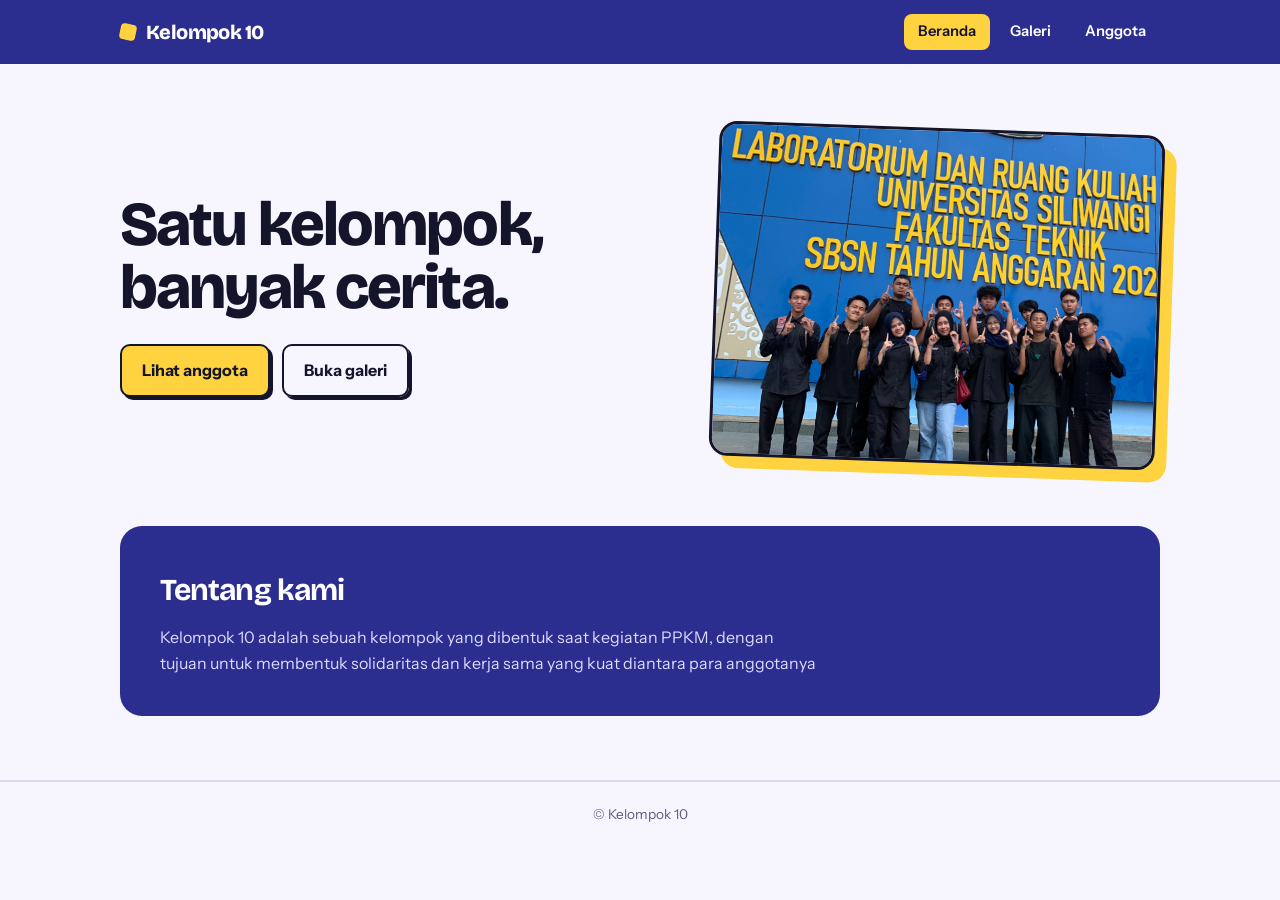
<file: percobaan/index.html>
<!DOCTYPE html><html lang="id"><head><meta charset="utf-8"><meta name="viewport" content="width=device-width,initial-scale=1"><title>Kelompok 10</title><link rel="preconnect" href="https://fonts.googleapis.com"><link href="https://fonts.googleapis.com/css2?family=Bricolage+Grotesque:wght@600;800&family=Instrument+Sans:wght@400;600;700&display=swap" rel="stylesheet"><link rel="stylesheet" href="style.css"></head><body>
<header class="top"><div class="in"><a class="logo" href="index.html">Kelompok 10</a><nav><a href="index.html" class="on">Beranda</a><a href="galeri.html">Galeri</a><a href="anggota.html">Anggota</a></nav></div></header>
<main class="wrap">
<section class="hero"><div>
<h1>Satu kelompok, banyak cerita.</h1>
<div class="row"><a class="btn" href="anggota.html">Lihat anggota</a><a class="btn ghost" href="galeri.html">Buka galeri</a></div></div>
<div class="frame"><img src="foto/kelompok.jpg" alt="Foto Kelompok 10" onerror="this.remove();this.parentNode.textContent='Foto belum ada'"></div></section>
<section class="about" id="tentang"><h2>Tentang kami</h2><p>Kelompok 10 adalah sebuah kelompok yang dibentuk saat kegiatan PPKM, dengan tujuan untuk membentuk solidaritas dan kerja sama yang kuat diantara para anggotanya</p></section>
</main><footer>© Kelompok 10</footer></body></html>
</file>
<file: percobaan/style.css>
:root{--indigo:#2b2d8f;--sun:#ffd23f;--paper:#f7f6ff;--ink:#14142b;--mute:#5b5c7a;--line:#d9d8ef}
*,*::before,*::after{box-sizing:border-box}
body{margin:0;background:var(--paper);color:var(--ink);font:400 1rem/1.6 "Instrument Sans","Segoe UI",system-ui,sans-serif}
h1,h2,.logo{font-family:"Bricolage Grotesque","Trebuchet MS",system-ui,sans-serif;letter-spacing:-.03em}
a{color:inherit}
.top{background:var(--indigo);color:#fff;position:sticky;top:0;z-index:5}
.top .in{max-width:1080px;margin:0 auto;padding:14px 20px;display:flex;justify-content:space-between;align-items:center;gap:12px;flex-wrap:wrap}
.logo{font-weight:800;font-size:1.25rem;text-decoration:none;display:flex;align-items:center;gap:10px}
.logo::before{content:"";width:16px;height:16px;background:var(--sun);border-radius:4px;transform:rotate(12deg)}
nav{display:flex;gap:6px}
nav a{text-decoration:none;padding:6px 14px;border-radius:8px;font-weight:600;font-size:.92rem}
nav a:hover{background:rgba(255,255,255,.14)}
nav a.on{background:var(--sun);color:var(--ink)}
a:focus-visible,button:focus-visible{outline:3px solid var(--sun);outline-offset:2px}
.wrap{max-width:1080px;margin:0 auto;padding:0 20px 64px}
h1{font-size:clamp(2.2rem,6vw,3.9rem);line-height:1.02;font-weight:800;margin:0 0 16px}
.lead{color:var(--mute);max-width:52ch;margin:0}
.head{padding:56px 0 32px}
.mentor-head,.anggota-head{padding:0 0 18px}
.mentor-head h2,.anggota-head h2{margin:0 0 8px;font-size:clamp(1.5rem,4vw,2.3rem);line-height:1.1}
.btn{display:inline-block;background:var(--sun);color:var(--ink);font-weight:700;text-decoration:none;padding:12px 20px;border-radius:10px;border:2px solid var(--ink);box-shadow:3px 3px 0 var(--ink);transition:transform .15s,box-shadow .15s}
.btn:hover{transform:translate(2px,2px);box-shadow:1px 1px 0 var(--ink)}
.btn.ghost{background:transparent}
.row{display:flex;gap:12px;flex-wrap:wrap;margin-top:24px}
.hero{display:grid;grid-template-columns:1.1fr .9fr;gap:48px;align-items:center;padding:64px 0}
.frame{aspect-ratio:4/3;transform:rotate(2deg);border:3px solid var(--ink);border-radius:18px;box-shadow:12px 12px 0 var(--sun);overflow:hidden;background:#dcdaf5;display:grid;place-items:center;color:var(--mute);font-size:.9rem}
.frame img,.ph img{width:100%;height:100%;object-fit:cover;display:block}
.about{background:var(--indigo);color:#fff;border-radius:22px;padding:40px}
.about h2{margin:0 0 10px;font-size:1.9rem}
.about p{margin:0;max-width:60ch;color:#dcdcff}
.badges{display:grid;grid-template-columns:repeat(auto-fill,minmax(230px,1fr));gap:26px 20px;padding-top:12px}
.badge{background:#fff;border:2px solid var(--ink);border-radius:16px;overflow:hidden;text-align:left;cursor:pointer;font:inherit;color:inherit;padding:0;transition:transform .2s}
.badge:nth-child(odd){transform:rotate(-1.2deg)}.badge:nth-child(even){transform:rotate(1deg)}
.badge:hover{transform:rotate(0) translateY(-4px)}
.badge .band{background:var(--indigo);color:#fff;padding:22px 16px 34px;font-size:.8rem;font-weight:600;position:relative}
.badge .band::before{content:"";position:absolute;top:8px;left:50%;width:44px;height:8px;margin-left:-22px;background:var(--paper);border-radius:8px}
.badge.ketua .band{background:var(--sun);color:var(--ink)}
.av{width:84px;height:84px;border-radius:20px;background:var(--sun);border:3px solid var(--ink);margin:-30px 0 0 16px;position:relative;display:grid;place-items:center;font:800 2rem "Bricolage Grotesque",sans-serif;overflow:hidden}
.av img{width:100%;height:100%;object-fit:cover}
.badge .bd{padding:10px 16px 20px}
.name{font:700 1.15rem/1.25 "Bricolage Grotesque",sans-serif;margin:0 0 6px}
.meta{margin:0;font-size:.85rem;color:var(--mute)}
.meta b{color:var(--ink)}
.modal,.lb{position:fixed;inset:0;background:rgba(20,20,43,.6);display:none;place-items:center;padding:20px;z-index:10}
.modal.show,.lb.show{display:grid}
.box{background:#fff;border:3px solid var(--ink);border-radius:20px;padding:26px;max-width:340px;width:100%;position:relative;box-shadow:8px 8px 0 var(--sun)}
.box .av{margin:0 0 14px;width:100px;height:100px}
.x{position:absolute;top:8px;right:14px;border:0;background:none;font-size:1.7rem;cursor:pointer;color:var(--mute)}
.ig{margin-top:14px}
.tabs{display:flex;gap:22px;border-bottom:2px solid var(--line);margin-bottom:28px;flex-wrap:wrap}
.tabs button{border:0;background:none;font:700 .95rem inherit;font-family:inherit;color:var(--mute);padding:10px 0;cursor:pointer;border-bottom:5px solid transparent;margin-bottom:-2px}
.tabs button.on{color:var(--ink);border-color:var(--sun)}
.masonry{columns:3 230px;column-gap:20px}
.pol{break-inside:avoid;margin:0 0 20px;background:#fff;border:2px solid var(--ink);border-radius:6px;padding:10px 10px 14px;display:block;width:100%;text-align:left;cursor:pointer;font:inherit;color:inherit;transition:transform .2s}
.pol:hover{transform:rotate(-1deg) scale(1.02)}
.ph{background:#dcdaf5;display:grid;place-items:center;color:var(--mute);font-size:.85rem;overflow:hidden}
.pol:nth-child(3n+1) .ph{aspect-ratio:3/4}.pol:nth-child(3n+2) .ph{aspect-ratio:1}.pol:nth-child(3n) .ph{aspect-ratio:4/3}
.pol .jd{font-weight:700;margin-top:10px}.pol .tag{font-size:.8rem;color:var(--indigo)}
.lb img{max-width:100%;max-height:86vh;border:3px solid #fff;border-radius:8px}
.lb p{color:#fff}
footer{border-top:2px solid var(--line);padding:22px;text-align:center;color:var(--mute);font-size:.85rem}
@media(max-width:760px){.hero{grid-template-columns:1fr;padding:36px 0}.about{padding:26px}}
@media(prefers-reduced-motion:reduce){*{transition:none!important}}
</file>
